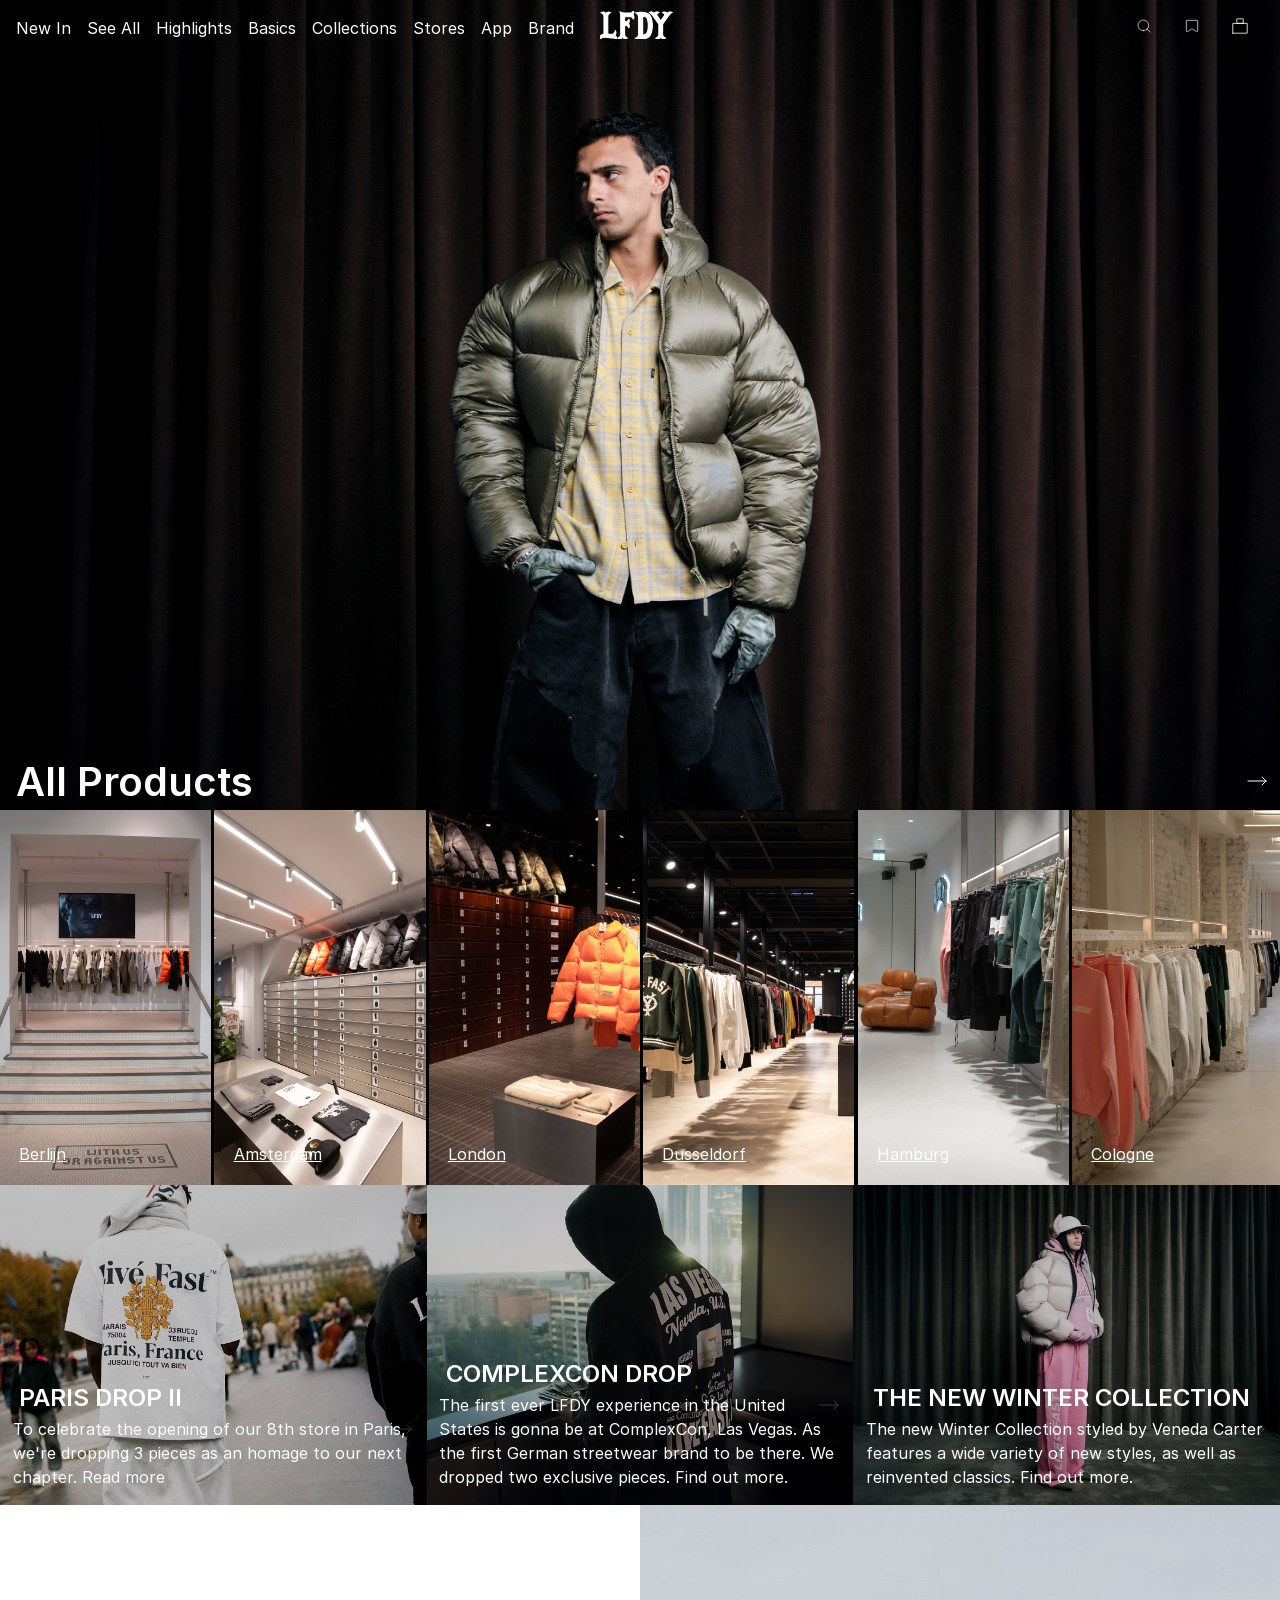
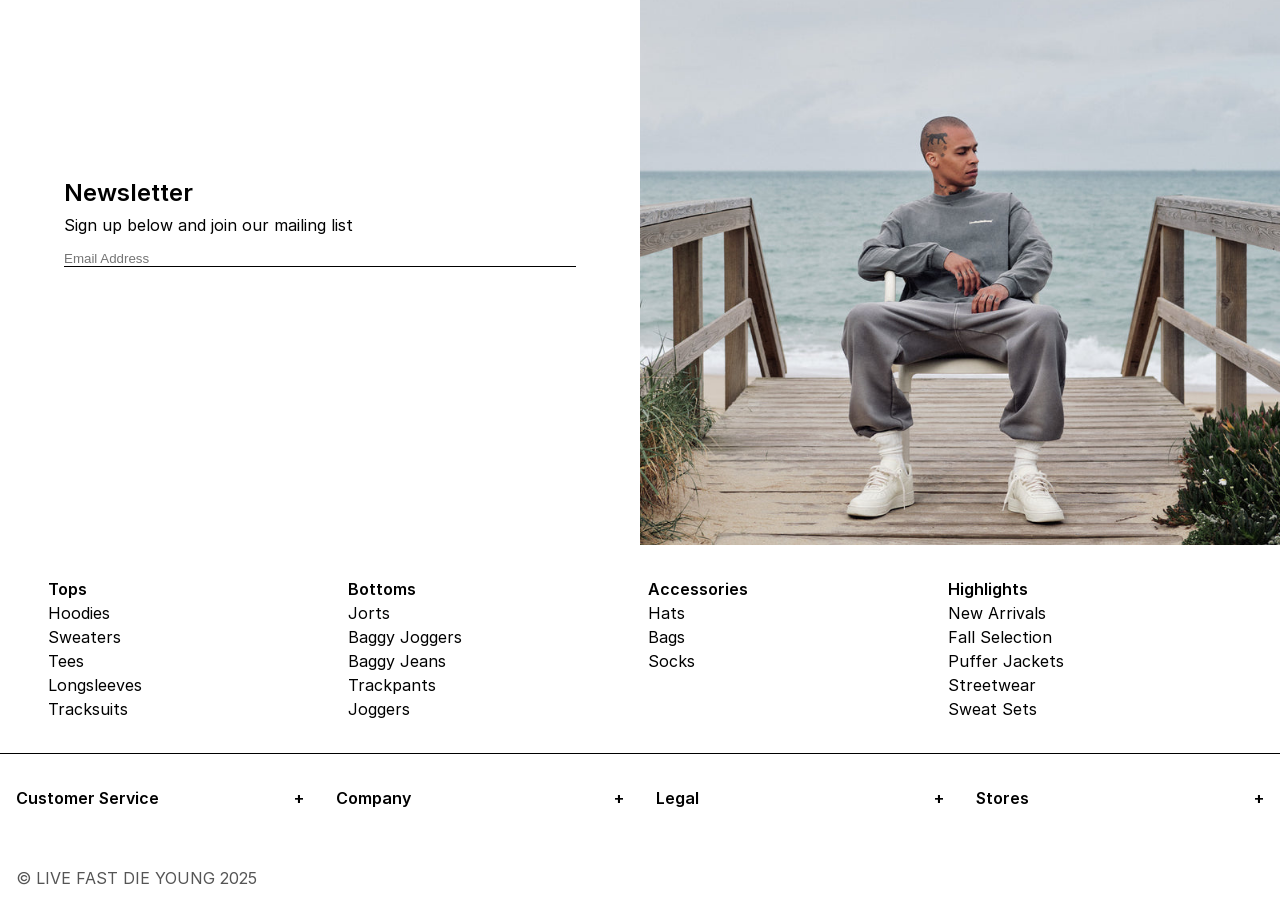
<file: index.html>
<!DOCTYPE html>
<html lang="en">

<head>
    <meta charset="UTF-8">
    <meta name="viewport" content="width=device-width, initial-scale=1.0">
    <title>LFDY</title>

    <link rel="stylesheet" href="styles/shared.css">
    <link rel="stylesheet" href="styles/index.css">
</head>

<body>
    <header>
        <nav aria-label="Hoofdmenu">
            <ul>
                <li>
                    <button aria-label="Open hoofdmenu" aria-expanded="false" aria-controls="hoofdmenu-lijst">
                        <img src="images/menu.svg" alt="Menu">
                    </button>
                </li>
                <li>
                    <a href="#" aria-label="Zoeken">
                        <svg width="24" height="24" viewBox="0 0 24 24" fill="none" xmlns="http://www.w3.org/2000/svg">
                            <path
                                d="M11 19C15.4183 19 19 15.4183 19 11C19 6.58172 15.4183 3 11 3C6.58172 3 3 6.58172 3 11C3 15.4183 6.58172 19 11 19Z"
                                stroke="#111111" stroke-linecap="round" stroke-linejoin="round"></path>
                            <path d="M21.0004 21L16.6504 16.65" stroke="#111111" stroke-linecap="square"
                                stroke-linejoin="round"></path>
                        </svg>
                    </a>
                </li>
                <li>
                    <a href="index.html" aria-label="LFDY logo">
                        <svg width="68" height="24" viewBox="0 0 68 24" fill="none" xmlns="http://www.w3.org/2000/svg">
                            <path
                                d="M30.4373 23.0704C30.8312 22.8254 31.2397 22.6009 31.6151 22.3307C32.1754 21.9273 32.6485 21.4403 32.7917 20.7258C32.8353 20.5083 32.8499 20.2808 32.8499 20.0581C32.8528 15.0409 32.826 10.0232 32.8691 5.00663C32.8807 3.65718 32.2982 2.77373 31.2042 2.13116C30.9459 1.97973 30.6834 1.8359 30.4169 1.61664C30.9092 1.52543 31.3986 1.40265 31.895 1.34828C33.771 1.14247 35.6512 1.17755 37.5261 1.35295C39.0757 1.49795 40.5398 1.90957 41.7129 3.01813C42.5195 3.77996 43.0414 4.73066 43.4197 5.76613C43.9475 7.20971 44.1901 8.71117 44.3531 10.2331C44.5317 11.8988 44.5014 13.5593 44.2809 15.2152C44.0574 16.8955 43.7316 18.5514 42.9425 20.0774C41.9969 21.9057 40.4845 22.9365 38.4839 23.2651C36.4455 23.5995 34.3943 23.6252 32.3413 23.4457C31.7018 23.3902 31.0686 23.2627 30.432 23.1686C30.4338 23.1358 30.4361 23.1031 30.4378 23.0704H30.4373ZM36.1836 4.40499V20.3843C36.7126 20.306 37.2194 20.2411 37.7222 20.1551C39.1182 19.9166 40.0493 19.1401 40.3885 17.7369C40.5823 16.9365 40.7685 16.1284 40.8715 15.3122C41.0024 14.2721 41.0979 13.2214 41.1101 12.1742C41.12 11.3323 41.0304 10.4816 40.8994 9.64783C40.7429 8.65328 40.5421 7.66049 40.2739 6.69109C40.0289 5.8053 39.447 5.16741 38.5561 4.84642C37.7932 4.57104 36.9989 4.4886 36.1842 4.40499H36.1836ZM42.1808 1.33834C43.3248 1.9733 44.2146 2.87839 44.9612 3.94426C46.6068 6.29292 48.2647 8.63282 49.9097 10.9815C49.9912 11.0978 50.0342 11.2668 50.0348 11.4112C50.0418 14.2463 50.0424 17.0809 50.0354 19.916C50.0348 20.1756 49.9964 20.4399 49.9365 20.693C49.7369 21.5356 49.1544 22.0817 48.4695 22.5377C48.2059 22.7131 47.9318 22.8727 47.6473 23.0487C49.1812 23.9141 50.4742 23.5252 51.6101 22.3483C53.0445 23.7673 54.3276 23.765 55.5764 23.0417C55.2906 22.864 55.0113 22.6932 54.7361 22.5172C53.6787 21.8425 53.1667 20.9047 53.1841 19.6166C53.2214 16.8897 53.1929 14.1616 53.2016 11.4334C53.2016 11.2721 53.2563 11.085 53.3476 10.9534C54.9403 8.67433 56.5254 6.39057 58.1525 4.13604C58.6605 3.43149 59.2552 2.78133 59.8697 2.16683C60.2398 1.79673 60.7257 1.54356 61.1615 1.2366C60.6657 0.978757 60.1414 0.791659 59.5659 0.78815C58.5918 0.782304 57.8778 1.32372 57.2179 1.94874C55.5577 0.640226 54.6249 0.477685 53.2377 1.25882C53.4885 1.40674 53.7346 1.54005 53.9685 1.69265C54.1792 1.83005 54.3916 1.97096 54.5761 2.13993C55.2453 2.75151 55.286 3.19879 54.7628 3.94484C53.9488 5.10661 53.1347 6.26895 52.32 7.43072C52.0936 7.75346 51.8644 8.07386 51.6165 8.4235C51.2365 7.88326 50.8798 7.37751 50.5242 6.87059C49.8376 5.89242 49.1497 4.91425 48.4648 3.93432C47.9434 3.18827 48.0016 2.71058 48.6836 2.10836C48.7488 2.05048 48.8163 1.99376 48.889 1.9464C49.2498 1.71195 49.6129 1.481 49.979 1.24654C48.4596 0.400507 47.1619 0.778795 46.0249 1.96336C44.5678 0.489378 43.2759 0.588189 42.0586 1.25473C42.1017 1.28396 42.1395 1.31378 42.1814 1.33717L42.1808 1.33834ZM17.3408 1.64179C17.6504 2.74099 17.6754 3.87176 17.6748 4.99961C17.6719 9.90976 17.6422 14.8205 17.6533 19.7307C17.6556 20.8205 17.2558 21.6519 16.3923 22.2758C16.0379 22.5319 15.6684 22.7669 15.2919 23.0212C16.8142 23.869 18.099 23.4814 19.2332 22.3161C20.7246 23.8071 22.0892 23.6621 23.1925 23.0019C22.9108 22.8213 22.6339 22.6459 22.3592 22.467C21.3315 21.7987 20.8003 20.8924 20.8224 19.6184C20.8643 17.2224 20.8346 14.8252 20.8346 12.4286V12.0012C21.4165 12.0836 21.9676 12.093 22.4744 12.2473C23.4317 12.5397 23.9519 13.3582 24.4954 14.1686C24.7957 13.6932 24.9708 13.2138 24.9615 12.6893C24.9464 11.8088 24.386 11.2224 23.7959 10.6658C25.3118 9.3666 25.1227 8.11245 24.468 7.15182C23.6749 8.5802 22.5704 9.45956 20.8532 9.2479V4.91015C20.8887 4.89612 20.9062 4.88267 20.9242 4.88267C22.5431 4.8739 24.1625 4.84058 25.7814 4.86806C26.67 4.88326 27.4038 5.28026 27.9159 6.03683C28.0689 6.26311 28.2202 6.49055 28.3692 6.71273C29.1594 5.44806 28.8545 4.31027 27.9799 3.26252C29.0459 1.68739 29.0931 1.18456 28.2871 0C28.2167 0.115182 28.162 0.229195 28.0852 0.325083C27.8443 0.627363 27.6249 0.956539 27.3421 1.2138C26.773 1.73124 26.0392 1.78445 25.3217 1.79439C23.7319 1.81544 22.141 1.81134 20.5512 1.79439C20.1287 1.78971 19.694 1.7482 19.2873 1.63886C18.5704 1.4465 17.8709 1.18866 17.1331 0.948353C17.2046 1.18398 17.278 1.41142 17.3431 1.64179H17.3408ZM6.5714 19.115C6.5714 14.3405 6.5714 9.56539 6.5714 4.79088C6.5714 4.59618 6.54347 4.39388 6.5842 4.20795C6.66392 3.84194 6.73957 3.46424 6.8961 3.12921C7.16785 2.54687 7.67877 2.17443 8.19842 1.82713C8.43409 1.66985 8.67966 1.52719 8.94792 1.36114C7.40469 0.52212 6.11402 0.876437 4.97114 2.07854C4.43521 1.53303 3.85795 1.09569 3.11951 0.943091C2.36244 0.786981 1.6723 1.00448 1.0031 1.34711C1.42266 1.63243 1.83581 1.88794 2.22162 2.18028C2.99847 2.76847 3.38486 3.55194 3.38311 4.54297C3.37555 9.42506 3.37962 14.3072 3.37962 19.1887C3.37962 19.2951 3.37962 19.4015 3.37962 19.5266C2.32404 19.7757 1.35457 20.1569 0.638825 21.0187C-0.080997 21.8864 -0.143261 23.2452 0.20763 24C0.756953 23.0639 1.23761 22.6915 2.36593 22.4465C3.83235 22.129 5.29934 22.3033 6.76226 22.4775C7.85684 22.6079 8.94559 22.792 10.0413 22.9131C10.7425 22.9903 11.4542 22.9692 12.156 23.0417C12.8374 23.1119 13.4874 23.2996 13.939 23.8883C14.3678 22.8248 13.7673 21.4905 12.586 20.8877C13.0172 20.3522 13.3832 19.7897 13.4752 19.0822C13.5665 18.3812 13.4566 17.727 13.1289 17.0686C13.0032 17.3025 12.9125 17.5089 12.7891 17.6936C12.4493 18.2011 12.1193 18.7186 11.7422 19.1974C11.3204 19.7324 10.7513 19.9903 10.0565 19.9265C9.40064 19.8657 8.74308 19.8207 8.08844 19.7494C7.58974 19.695 7.09395 19.6108 6.5714 19.5365V19.1167V19.115Z"
                                fill="#111111"></path>
                        </svg>
                    </a>
                </li>
                <li>
                    <a href="#" aria-label="Naar favorieten">
                        <svg width="24" height="24" viewBox="0 0 24 24" fill="none" xmlns="http://www.w3.org/2000/svg">
                            <path
                                d="M3.5 4.37058C3.5 3.93128 3.90429 3.5 4.5 3.5H19.5C20.0957 3.5 20.5 3.93128 20.5 4.37058V19.6271C20.5 19.9515 20.3058 20.231 19.9881 20.3864C19.6694 20.5422 19.2684 20.5478 18.9281 20.3405L13.0922 16.7856C12.4286 16.3814 11.5714 16.3814 10.9078 16.7856L5.07194 20.3405C4.73162 20.5478 4.33059 20.5422 4.01186 20.3864C3.69424 20.231 3.5 19.9515 3.5 19.6271V4.37058Z"
                                stroke="#111111"></path>
                        </svg>
                    </a>
                </li>
                <li>
                    <a href="#" aria-label="Naar winkelmand">
                        <svg xmlns="http://www.w3.org/2000/svg" width="20px" height="24" viewBox="0 0 20 20"
                            fill="none">
                            <path d="M1 19H19V6.72723H1V19Z" stroke="#111111" stroke-linecap="round"
                                stroke-linejoin="round"></path>
                            <path d="M14 6.72728V1H6V6.72728H14Z" stroke="#111111" stroke-linecap="round"
                                stroke-linejoin="round"></path>
                        </svg>
                    </a>
                </li>
            </ul>
            <ul id="hoofdmenu-lijst">
                <li>
                    <button type="button">sluit x</button>
                </li>
                <li><a href="#">New In</a></li>
                <li><a href="#">See All</a></li>
                <li><a href="#">Highlights</a></li>
                <li><a href="#">Basics</a></li>
                <li><a href="#">Collections</a></li>
                <li><a href="#">Stores</a></li>
                <li><a href="#">App</a></li>
                <li><a href="#">Brand</a></li>
            </ul>
        </nav>
    </header>
    <main>
        <h1 class="visually-hidden">LFDY</h1>
        <section>
            <ul>
                <li>
                    <h2>All Products</h2>
                </li>
                <li> <a href="product.html">
                        <img src="images/home.jpg" alt="Alle Producten">
                    </a>
                </li>
                <li>
                    <svg width="22" height="22" xmlns="http://www.w3.org/2000/svg" aria-hidden="true" focusable="false">
                        <path d="M17 8L21 12M21 12L17 16M21 12H3" stroke="white" stroke-linecap="round"
                            stroke-linejoin="round" />
                    </svg>
                </li>
            </ul>
        </section>
        <section>
            <h2 class="visually-hidden">Winkels</h2>
            <ul>
                <li>
                    <a href="#">
                        <h3>Berlijn</h3>
                        <img src="images/berlijn.jpg" alt="Winkel in Berlijn">
                    </a>
                </li>
                <li>
                    <a href="#">
                        <h3>Amsterdam</h3>
                        <img src="images/amsterdam.jpg" alt="Winkel in Amsterdam">
                    </a>
                </li>
                <li>
                    <a href="#">
                        <h3>London</h3>
                        <img src="images/london.jpg" alt="Winkel in London">
                    </a>
                </li>
                <li>
                    <a href="#">
                        <h3>Dusseldorf</h3>
                        <img src="images/dusseldorf.jpg" alt="Winkel in Dusseldorf">
                    </a>
                </li>
                <li>
                    <a href="#">
                        <h3>Hamburg</h3>
                        <img src="images/hamburg.jpg" alt="Winkel in Hamburg">
                    </a>
                </li>
                <li>
                    <a href="#">
                        <h3>Cologne</h3>
                        <img src="images/cologne.jpg" alt="Winkel in Cologne">
                    </a>
                </li>
            </ul>
        </section>
        <section>
            <article>
                <a href="#">
                    <h2>PARIS DROP II</h2>
                    <p>To celebrate the opening of our 8th store in Paris, we're dropping
                        3 pieces as an homage to our next chapter. Read more
                    </p>
                    <img src="images/parisdrop.jpg" alt="Nieuwe Parijs drop">
                    <svg width="22" height="22" xmlns="http://www.w3.org/2000/svg" aria-hidden="true" focusable="false">
                        <path d="M17 8L21 12M21 12L17 16M21 12H3" stroke="white" stroke-linecap="round"
                            stroke-linejoin="round" />
                    </svg>
                </a>
            </article>

            <article>
                <a href="#">
                    <h2>COMPLEXCON DROP</h2>
                    <p>The first ever LFDY experience in the United States is
                        gonna be at ComplexCon, Las Vegas. As the first German
                        streetwear brand to be there. We dropped two exclusive
                        pieces. Find out more.
                    </p>
                    <img src="images/complexcon.png" alt="ComplexCon Drop">
                    <svg width="22" height="22" xmlns="http://www.w3.org/2000/svg" aria-hidden="true" focusable="false">
                        <path d="M17 8L21 12M21 12L17 16M21 12H3" stroke="white" stroke-linecap="round"
                            stroke-linejoin="round" />
                    </svg>
                </a>
            </article>

            <article>
                <a href="#">
                    <h2>THE NEW WINTER COLLECTION</h2>
                    <p>The new Winter Collection styled by Veneda Carter features
                        a wide variety of new styles, as well as reinvented classics.
                        Find out more.
                    </p>
                    <img src="images/winter.png" alt="Nieuwe winter collectie">
                    <svg width="22" height="22" xmlns="http://www.w3.org/2000/svg" aria-hidden="true" focusable="false">
                        <path d="M17 8L21 12M21 12L17 16M21 12H3" stroke="white" stroke-linecap="round"
                            stroke-linejoin="round" />
                    </svg>
                </a>
            </article>
        </section>

        <section>
            <figure>
                <img src="images/piersmal.jpg" alt="Man wearing a grey LFDY outfit sitting by the sea">
                <figcaption>
                    <h2>Newsletter</h2>
                    <p>Sign up below and join our mailing list</p>

                    <form>
                        <label for="email" class="visually-hidden">Email Address</label>
                        <input id="email" type="email" placeholder="Email Address">
                    </form>
                </figcaption>
            </figure>
        </section>
        <!-- einde newsletter -->

        <!-- Productcategorieën -->
        <section>
            <h2 class="visually-hidden">Product categories</h2>

            <nav aria-label="Productcategorieën">
                <ul>
                    <li>
                        <h3>Tops</h3>
                        <ul>
                            <li><a href="#">Hoodies</a></li>
                            <li><a href="#">Sweaters</a></li>
                            <li><a href="#">Tees</a></li>
                            <li><a href="#">Longsleeves</a></li>
                            <li><a href="#">Tracksuits</a></li>
                        </ul>
                    </li>

                    <li>
                        <h3>Bottoms</h3>
                        <ul>
                            <li><a href="#">Jorts</a></li>
                            <li><a href="#">Baggy Joggers</a></li>
                            <li><a href="#">Baggy Jeans</a></li>
                            <li><a href="#">Trackpants</a></li>
                            <li><a href="#">Joggers</a></li>
                        </ul>
                    </li>

                    <li>
                        <h3>Accessories</h3>
                        <ul>
                            <li><a href="#">Hats</a></li>
                            <li><a href="#">Bags</a></li>
                            <li><a href="#">Socks</a></li>
                        </ul>
                    </li>

                    <li>
                        <h3>Highlights</h3>
                        <ul>
                            <li><a href="#">New Arrivals</a></li>
                            <li><a href="#">Fall Selection</a></li>
                            <li><a href="#">Puffer Jackets</a></li>
                            <li><a href="#">Streetwear</a></li>
                            <li><a href="#">Sweat Sets</a></li>
                        </ul>
                    </li>
                </ul>
            </nav>
        </section>
    </main>
    <footer>
        <section>
            <h2 class="visually-hidden">Footer</h2>

            <ul>
                <li>
                    <details>
                        <summary>Customer Service</summary>

                        <ul>
                            <li><a href="#">Support</a></li>
                            <li><a href="#">Retourneren</a></li>
                            <li><a href="#">Verzendvoorwaarden</a></li>
                            <li><a href="#">Bonuspunten</a></li>
                        </ul>
                    </details>
                </li>

                <li>
                    <details>
                        <summary>Company</summary>

                        <ul>
                            <li><a href="#">About</a></li>
                            <li><a href="#">Stores</a></li>
                            <li><a href="#">Jobs</a></li>
                            <li><a href="#">Social Responsibility</a></li>
                        </ul>
                    </details>
                </li>

                <li>
                    <details>
                        <summary>Legal</summary>

                        <ul>
                            <li><a href="#">Algemene Voorwaarden</a></li>
                            <li><a href="#">Opdruk</a></li>
                            <li><a href="#">Gegevensbescherming</a></li>
                            <li><a href="#">Cookie-instellingen</a></li>
                        </ul>
                    </details>
                </li>

                <li>
                    <details>
                        <summary>Stores</summary>

                        <ul>
                            <li><a href="#">Paris</a></li>
                            <li><a href="#">Amsterdam</a></li>
                            <li><a href="#">Berlin</a></li>
                            <li><a href="#">View all</a></li>
                        </ul>
                    </details>
                </li>
            </ul>

            <p>© LIVE FAST DIE YOUNG 2025</p>
        </section>
    </footer>

    <script src="javascript/script.js"></script>
</body>

</html>
</file>
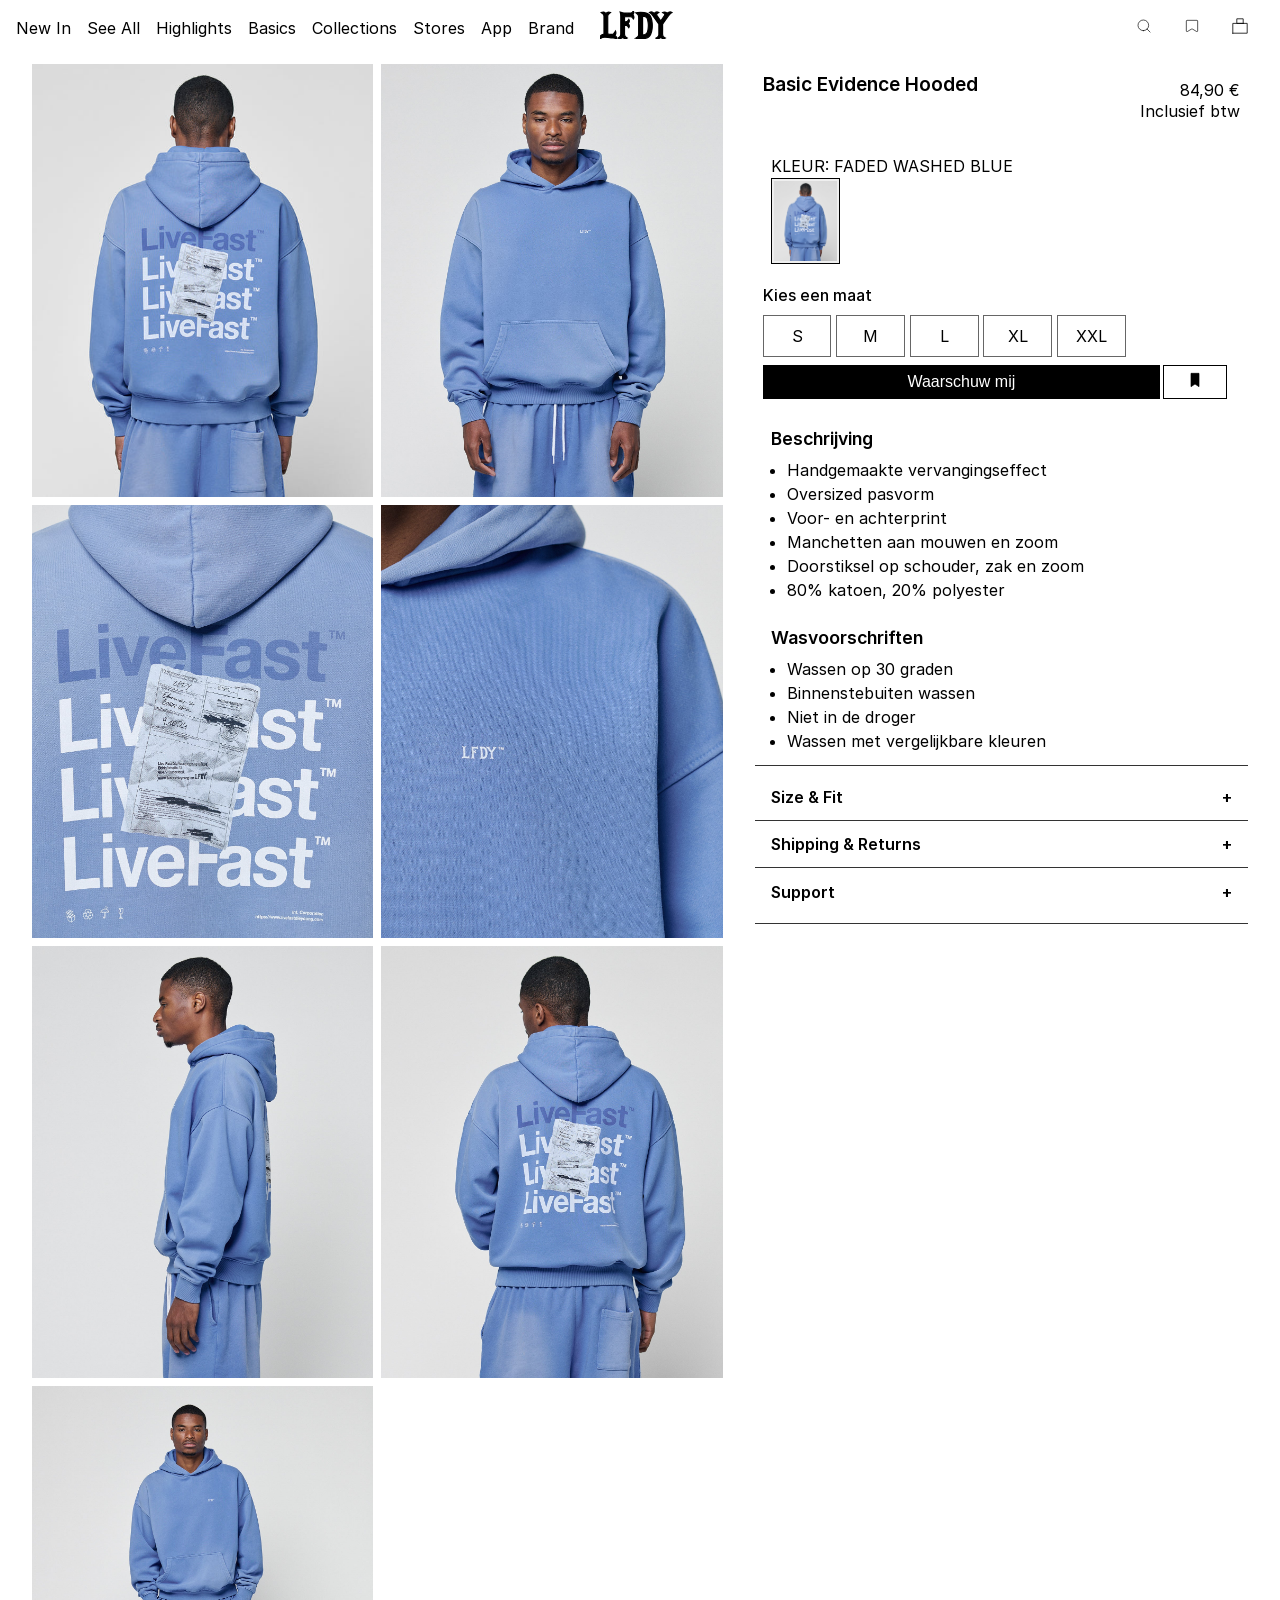
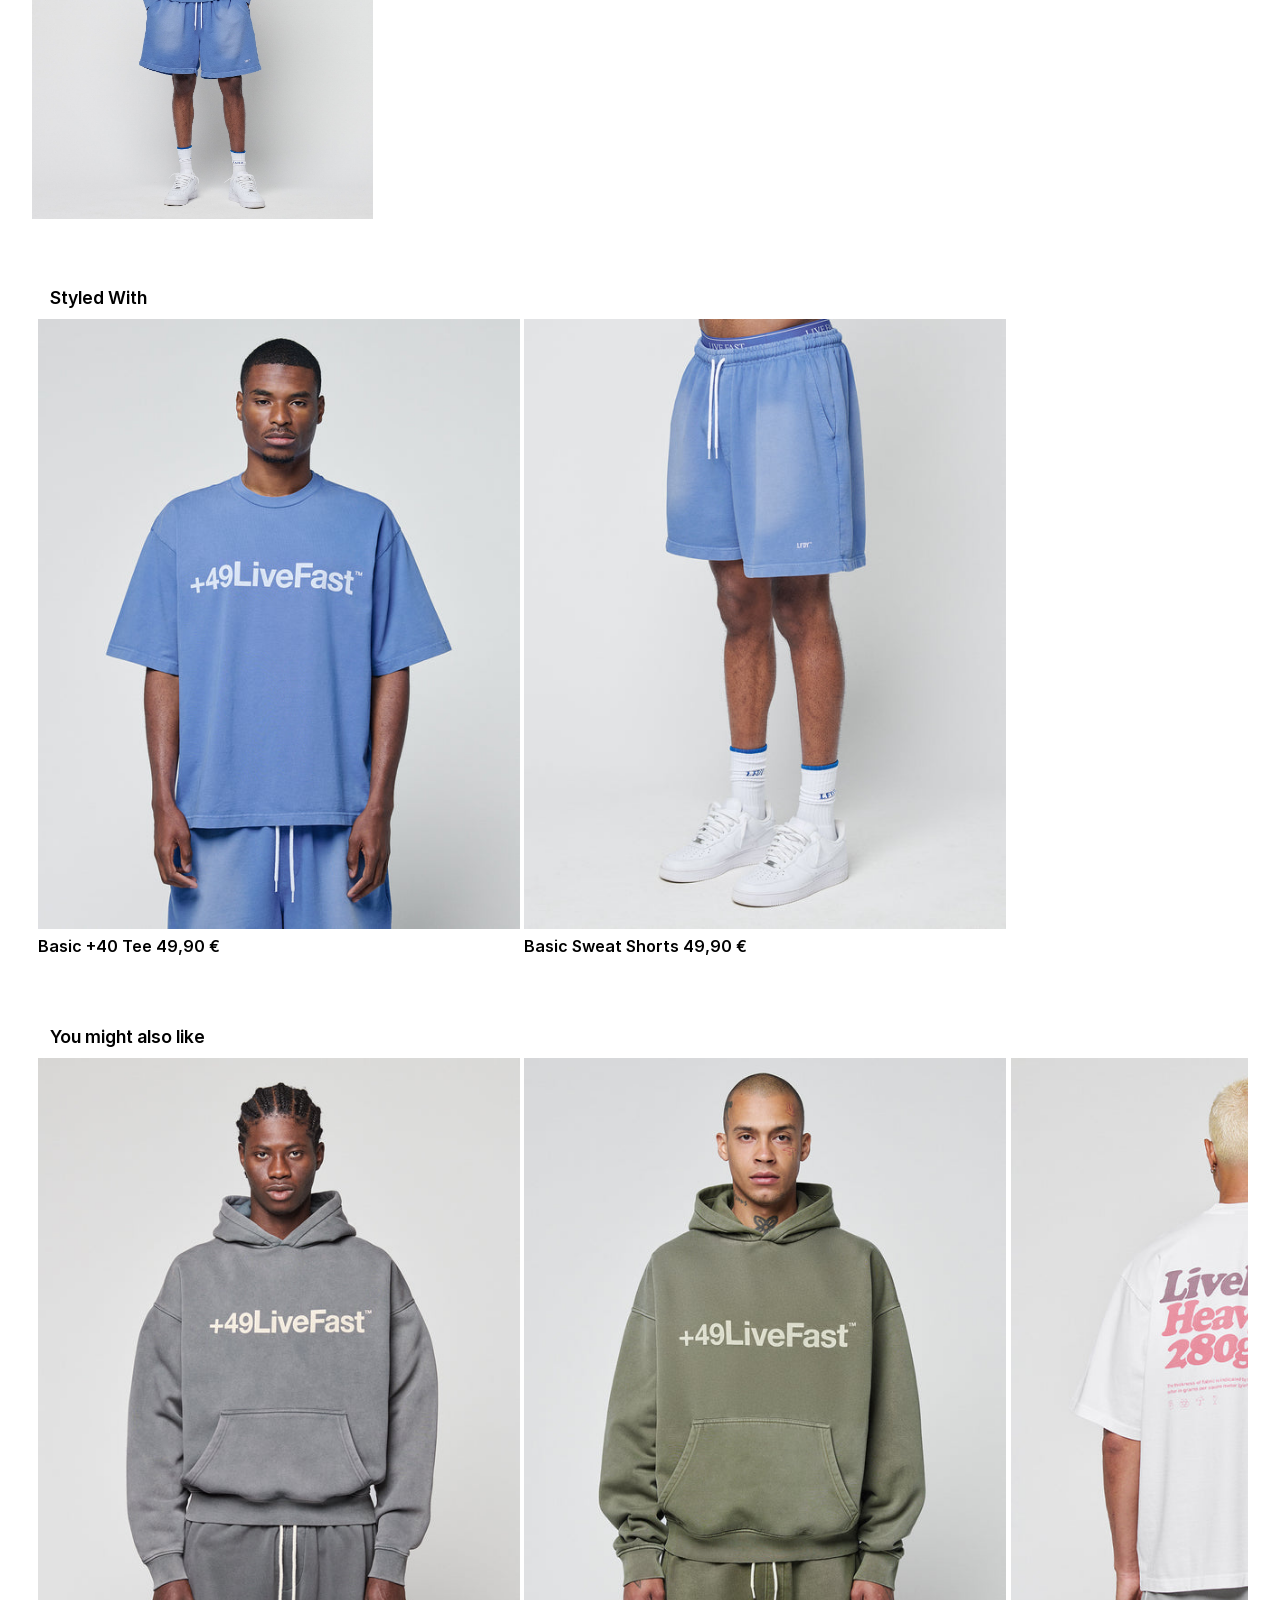
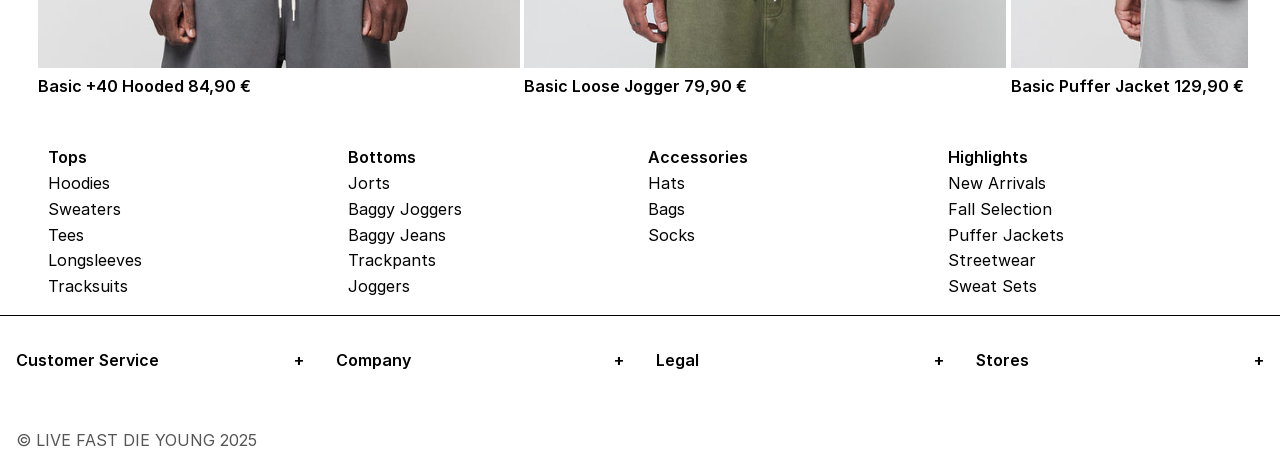
<file: product.html>
<!DOCTYPE html>
<html lang="en">

<head>
    <meta charset="UTF-8">
    <meta name="viewport" content="width=device-width, initial-scale=1.0">
    <title>PRODUCT-LFDY</title>

    <link rel="stylesheet" href="styles/shared.css">
    <link rel="stylesheet" href="styles/product.css">
</head>

<body>
    <header>
        <nav aria-label="Hoofd navigatie">
            <ul>
                <li>
                    <button aria-label="Open menu" aria-expanded="false">
                        <img src="images/menu.svg" alt="">
                    </button>
                </li>
                <li>
                    <a href="#" aria-label="Zoeken">
                        <svg width="24" height="24" viewBox="0 0 24 24" fill="none" xmlns="http://www.w3.org/2000/svg"
                            aria-hidden="true" focusable="false">
                            <path
                                d="M11 19C15.4183 19 19 15.4183 19 11C19 6.58172 15.4183 3 11 3C6.58172 3 3 6.58172 3 11C3 15.4183 6.58172 19 11 19Z"
                                stroke="#111111" stroke-linecap="round" stroke-linejoin="round"></path>
                            <path d="M21.0004 21L16.6504 16.65" stroke="#111111" stroke-linecap="square"
                                stroke-linejoin="round"></path>
                        </svg>
                    </a>
                </li>
                <li>
                    <a href="index.html" aria-label="Terug naar homepagina LFDY">
                        <svg width="68" height="24" viewBox="0 0 68 24" fill="none" xmlns="http://www.w3.org/2000/svg"
                            aria-hidden="true" focusable="false">
                            <path
                                d="M30.4373 23.0704C30.8312 22.8254 31.2397 22.6009 31.6151 22.3307C32.1754 21.9273 32.6485 21.4403 32.7917 20.7258C32.8353 20.5083 32.8499 20.2808 32.8499 20.0581C32.8528 15.0409 32.826 10.0232 32.8691 5.00663C32.8807 3.65718 32.2982 2.77373 31.2042 2.13116C30.9459 1.97973 30.6834 1.8359 30.4169 1.61664C30.9092 1.52543 31.3986 1.40265 31.895 1.34828C33.771 1.14247 35.6512 1.17755 37.5261 1.35295C39.0757 1.49795 40.5398 1.90957 41.7129 3.01813C42.5195 3.77996 43.0414 4.73066 43.4197 5.76613C43.9475 7.20971 44.1901 8.71117 44.3531 10.2331C44.5317 11.8988 44.5014 13.5593 44.2809 15.2152C44.0574 16.8955 43.7316 18.5514 42.9425 20.0774C41.9969 21.9057 40.4845 22.9365 38.4839 23.2651C36.4455 23.5995 34.3943 23.6252 32.3413 23.4457C31.7018 23.3902 31.0686 23.2627 30.432 23.1686C30.4338 23.1358 30.4361 23.1031 30.4378 23.0704H30.4373ZM36.1836 4.40499V20.3843C36.7126 20.306 37.2194 20.2411 37.7222 20.1551C39.1182 19.9166 40.0493 19.1401 40.3885 17.7369C40.5823 16.9365 40.7685 16.1284 40.8715 15.3122C41.0024 14.2721 41.0979 13.2214 41.1101 12.1742C41.12 11.3323 41.0304 10.4816 40.8994 9.64783C40.7429 8.65328 40.5421 7.66049 40.2739 6.69109C40.0289 5.8053 39.447 5.16741 38.5561 4.84642C37.7932 4.57104 36.9989 4.4886 36.1842 4.40499H36.1836ZM42.1808 1.33834C43.3248 1.9733 44.2146 2.87839 44.9612 3.94426C46.6068 6.29292 48.2647 8.63282 49.9097 10.9815C49.9912 11.0978 50.0342 11.2668 50.0348 11.4112C50.0418 14.2463 50.0424 17.0809 50.0354 19.916C50.0348 20.1756 49.9964 20.4399 49.9365 20.693C49.7369 21.5356 49.1544 22.0817 48.4695 22.5377C48.2059 22.7131 47.9318 22.8727 47.6473 23.0487C49.1812 23.9141 50.4742 23.5252 51.6101 22.3483C53.0445 23.7673 54.3276 23.765 55.5764 23.0417C55.2906 22.864 55.0113 22.6932 54.7361 22.5172C53.6787 21.8425 53.1667 20.9047 53.1841 19.6166C53.2214 16.8897 53.1929 14.1616 53.2016 11.4334C53.2016 11.2721 53.2563 11.085 53.3476 10.9534C54.9403 8.67433 56.5254 6.39057 58.1525 4.13604C58.6605 3.43149 59.2552 2.78133 59.8697 2.16683C60.2398 1.79673 60.7257 1.54356 61.1615 1.2366C60.6657 0.978757 60.1414 0.791659 59.5659 0.78815C58.5918 0.782304 57.8778 1.32372 57.2179 1.94874C55.5577 0.640226 54.6249 0.477685 53.2377 1.25882C53.4885 1.40674 53.7346 1.54005 53.9685 1.69265C54.1792 1.83005 54.3916 1.97096 54.5761 2.13993C55.2453 2.75151 55.286 3.19879 54.7628 3.94484C53.9488 5.10661 53.1347 6.26895 52.32 7.43072C52.0936 7.75346 51.8644 8.07386 51.6165 8.4235C51.2365 7.88326 50.8798 7.37751 50.5242 6.87059C49.8376 5.89242 49.1497 4.91425 48.4648 3.93432C47.9434 3.18827 48.0016 2.71058 48.6836 2.10836C48.7488 2.05048 48.8163 1.99376 48.889 1.9464C49.2498 1.71195 49.6129 1.481 49.979 1.24654C48.4596 0.400507 47.1619 0.778795 46.0249 1.96336C44.5678 0.489378 43.2759 0.588189 42.0586 1.25473C42.1017 1.28396 42.1395 1.31378 42.1814 1.33717L42.1808 1.33834ZM17.3408 1.64179C17.6504 2.74099 17.6754 3.87176 17.6748 4.99961C17.6719 9.90976 17.6422 14.8205 17.6533 19.7307C17.6556 20.8205 17.2558 21.6519 16.3923 22.2758C16.0379 22.5319 15.6684 22.7669 15.2919 23.0212C16.8142 23.869 18.099 23.4814 19.2332 22.3161C20.7246 23.8071 22.0892 23.6621 23.1925 23.0019C22.9108 22.8213 22.6339 22.6459 22.3592 22.467C21.3315 21.7987 20.8003 20.8924 20.8224 19.6184C20.8643 17.2224 20.8346 14.8252 20.8346 12.4286V12.0012C21.4165 12.0836 21.9676 12.093 22.4744 12.2473C23.4317 12.5397 23.9519 13.3582 24.4954 14.1686C24.7957 13.6932 24.9708 13.2138 24.9615 12.6893C24.9464 11.8088 24.386 11.2224 23.7959 10.6658C25.3118 9.3666 25.1227 8.11245 24.468 7.15182C23.6749 8.5802 22.5704 9.45956 20.8532 9.2479V4.91015C20.8887 4.89612 20.9062 4.88267 20.9242 4.88267C22.5431 4.8739 24.1625 4.84058 25.7814 4.86806C26.67 4.88326 27.4038 5.28026 27.9159 6.03683C28.0689 6.26311 28.2202 6.49055 28.3692 6.71273C29.1594 5.44806 28.8545 4.31027 27.9799 3.26252C29.0459 1.68739 29.0931 1.18456 28.2871 0C28.2167 0.115182 28.162 0.229195 28.0852 0.325083C27.8443 0.627363 27.6249 0.956539 27.3421 1.2138C26.773 1.73124 26.0392 1.78445 25.3217 1.79439C23.7319 1.81544 22.141 1.81134 20.5512 1.79439C20.1287 1.78971 19.694 1.7482 19.2873 1.63886C18.5704 1.4465 17.8709 1.18866 17.1331 0.948353C17.2046 1.18398 17.278 1.41142 17.3431 1.64179H17.3408ZM6.5714 19.115C6.5714 14.3405 6.5714 9.56539 6.5714 4.79088C6.5714 4.59618 6.54347 4.39388 6.5842 4.20795C6.66392 3.84194 6.73957 3.46424 6.8961 3.12921C7.16785 2.54687 7.67877 2.17443 8.19842 1.82713C8.43409 1.66985 8.67966 1.52719 8.94792 1.36114C7.40469 0.52212 6.11402 0.876437 4.97114 2.07854C4.43521 1.53303 3.85795 1.09569 3.11951 0.943091C2.36244 0.786981 1.6723 1.00448 1.0031 1.34711C1.42266 1.63243 1.83581 1.88794 2.22162 2.18028C2.99847 2.76847 3.38486 3.55194 3.38311 4.54297C3.37555 9.42506 3.37962 14.3072 3.37962 19.1887C3.37962 19.2951 3.37962 19.4015 3.37962 19.5266C2.32404 19.7757 1.35457 20.1569 0.638825 21.0187C-0.080997 21.8864 -0.143261 23.2452 0.20763 24C0.756953 23.0639 1.23761 22.6915 2.36593 22.4465C3.83235 22.129 5.29934 22.3033 6.76226 22.4775C7.85684 22.6079 8.94559 22.792 10.0413 22.9131C10.7425 22.9903 11.4542 22.9692 12.156 23.0417C12.8374 23.1119 13.4874 23.2996 13.939 23.8883C14.3678 22.8248 13.7673 21.4905 12.586 20.8877C13.0172 20.3522 13.3832 19.7897 13.4752 19.0822C13.5665 18.3812 13.4566 17.727 13.1289 17.0686C13.0032 17.3025 12.9125 17.5089 12.7891 17.6936C12.4493 18.2011 12.1193 18.7186 11.7422 19.1974C11.3204 19.7324 10.7513 19.9903 10.0565 19.9265C9.40064 19.8657 8.74308 19.8207 8.08844 19.7494C7.58974 19.695 7.09395 19.6108 6.5714 19.5365V19.1167V19.115Z"
                                fill="#111111"></path>
                        </svg>
                    </a>
                </li>
                <li>
                    <a href="#" aria-label="Naar favorieten">
                        <svg width="24" height="24" viewBox="0 0 24 24" fill="none" xmlns="http://www.w3.org/2000/svg"
                            aria-hidden="true" focusable="false">
                            <path
                                d="M3.5 4.37058C3.5 3.93128 3.90429 3.5 4.5 3.5H19.5C20.0957 3.5 20.5 3.93128 20.5 4.37058V19.6271C20.5 19.9515 20.3058 20.231 19.9881 20.3864C19.6694 20.5422 19.2684 20.5478 18.9281 20.3405L13.0922 16.7856C12.4286 16.3814 11.5714 16.3814 10.9078 16.7856L5.07194 20.3405C4.73162 20.5478 4.33059 20.5422 4.01186 20.3864C3.69424 20.231 3.5 19.9515 3.5 19.6271V4.37058Z"
                                stroke="#111111"></path>
                        </svg>
                    </a>
                </li>
                <li>
                    <a href="#" aria-label="Naar winkelmand">
                        <svg xmlns="http://www.w3.org/2000/svg" width="20px" height="24" viewBox="0 0 20 20" fill="none"
                            aria-hidden="true" focusable="false">
                            <path d="M1 19H19V6.72723H1V19Z" stroke="#111111" stroke-linecap="round"
                                stroke-linejoin="round"></path>
                            <path d="M14 6.72728V1H6V6.72728H14Z" stroke="#111111" stroke-linecap="round"
                                stroke-linejoin="round"></path>
                        </svg>
                    </a>
                </li>
            </ul>
            <ul>
                <li>
                    <button type="button">sluit x</button>
                </li>
                <li><a href="#">New In</a></li>
                <li><a href="#">See All</a></li>
                <li><a href="#">Highlights</a></li>
                <li><a href="#">Basics</a></li>
                <li><a href="#">Collections</a></li>
                <li><a href="#">Stores</a></li>
                <li><a href="#">App</a></li>
                <li><a href="#">Brand</a></li>
            </ul>
        </nav>
    </header>

    <main>
        <h1 class="visually-hidden">Productpagina LFDY</h1>

        <section>
            <h2 class="visually-hidden">Productafbeeldingen</h2>
            <ul>
                <li>
                    <figure>
                        <img src="images/product.jpg" alt="Basic Evidence Hooded vooraanzicht">
                        <figcaption>Model is 183 cm and 73 kg wearing size M</figcaption>
                    </figure>
                </li>
                <li>
                    <figure>
                        <img src="images/pvoor.jpg" alt="Basic Evidence Hooded front view">
                        <figcaption>Model is 183 cm and 73 kg wearing size M</figcaption>
                    </figure>
                </li>
                <li>
                    <figure>
                        <img src="images/plivery.jpg" alt="Basic Evidence Hooded zijaanzicht">
                        <figcaption>Model is 183 cm and 73 kg wearing size M</figcaption>
                    </figure>
                </li>
                <li>
                    <figure>
                        <img src="images/pzoom.jpg" alt="Basic Evidence Hooded detail view">
                        <figcaption>Model is 183 cm and 73 kg wearing size M</figcaption>
                    </figure>
                </li>
                <li>
                    <figure>
                        <img src="images/pzij.jpg" alt="Basic Evidence Hooded half zijaanzicht">
                        <figcaption>Model is 183 cm and 73 kg wearing size M</figcaption>
                    </figure>
                </li>
                <li>
                    <figure>
                        <img src="images/pachter.jpg" alt="Basic Evidence Hooded achteraanzicht">
                        <figcaption>Model is 183 cm and 73 kg wearing size M</figcaption>
                    </figure>
                </li>
                <li>
                    <figure>
                        <img src="images/pfit.jpg" alt="Basic Evidence Hooded volledige outfit">
                        <figcaption>Model is 183 cm and 73 kg wearing size M</figcaption>
                    </figure>
                </li>
            </ul>
        </section>

        <section>
            <h2 class="visually-hidden">Product informatie</h2>

            <section>
                <h2>Basic Evidence Hooded</h2>
                <p>84,90 €<br>Inclusief btw</p>
            </section>

            <section>
                <h3 class="visually-hidden">Kleur</h3>
                <p>Kleur: Faded Washed Blue</p>
                <ul>
                    <li>
                        <button type="button" aria-label="Kleur Faded Washed Blue geselecteerd">
                            <img src="images/product.jpg" alt="">
                        </button>
                    </li>
                </ul>
            </section>

            <section>
                <h3 class="visually-hidden">Maatselectie</h3>

                <form>
                    <fieldset>
                        <legend>Kies een maat</legend>

                        <input type="radio" id="s" name="maat">
                        <label for="s">S</label>

                        <input type="radio" id="m" name="maat">
                        <label for="m">M</label>

                        <input type="radio" id="l" name="maat">
                        <label for="l">L</label>

                        <input type="radio" id="xl" name="maat">
                        <label for="xl">XL</label>

                        <input type="radio" id="xxl" name="maat">
                        <label for="xxl">XXL</label>
                    </fieldset>
                </form>
            </section>

            <section>
                <h2 class="visually-hidden">Productacties</h2>
                <button type="button">Waarschuw mij</button>
                <button type="button" aria-label="Product opslaan in favorieten">
                    <svg width="22" height="22" viewBox="0 0 24 24" fill="none" stroke="#111" aria-hidden="true"
                        focusable="false">
                        <path d="M6 2h12v20l-6-4-6 4V2z" />
                    </svg>
                </button>
            </section>

            <section>
                <h2>Beschrijving</h2>
                <ul>
                    <li>Handgemaakte vervangingseffect</li>
                    <li>Oversized pasvorm</li>
                    <li>Voor- en achterprint</li>
                    <li>Manchetten aan mouwen en zoom</li>
                    <li>Doorstiksel op schouder, zak en zoom</li>
                    <li>80% katoen, 20% polyester</li>
                </ul>
            </section>

            <section>
                <h2>Wasvoorschriften</h2>
                <ul>
                    <li>Wassen op 30 graden</li>
                    <li>Binnenstebuiten wassen</li>
                    <li>Niet in de droger</li>
                    <li>Wassen met vergelijkbare kleuren</li>
                </ul>
            </section>

<section>
    <h2 class="visually-hidden">Productinformatie</h2>

    <details>
        <summary>Size &amp; Fit</summary>
        <p>The model is 180 cm and 75 kg wearing size M</p>
    </details>

    <details>
        <summary>Shipping &amp; Returns</summary>
        <p>Bekijk de website van LFDY voor informatie over levertijden, verzendkosten en retourneren.</p>
    </details>

    <details>
        <summary>Support</summary>
        <p>Heb je een vraag over een maat of bestelling? Neem contact op met de klantenservice van LFDY.</p>
    </details>
</section>

</section>


        <section>
            <h2>Styled With</h2>
            <ul>
                <li>
                    <a href="#">
                        <img src="images/styledwith1.jpg" alt="Basic +40 Tee">
                        <p>Basic +40 Tee 49,90 €</p>
                    </a>
                </li>

                <li>
                    <a href="#">
                        <img src="images/styledwith2.jpg" alt="Basic Sweat Shorts">
                        <p>Basic Sweat Shorts 49,90 €</p>
                    </a>
                </li>
            </ul>
        </section>

        <section>
            <h2>You might also like</h2>
            <ul>
                <li>
                    <a href="#">
                        <img src="images/also1.jpg" alt="Basic +40 Hooded">
                        <p>Basic +40 Hooded 84,90 €</p>
                    </a>
                </li>
                <li>
                    <a href="#">
                        <img src="images/also2.jpg" alt="Basic Loose Jogger">
                        <p>Basic Loose Jogger 79,90 €</p>
                    </a>
                </li>
                <li>
                    <a href="#">
                        <img src="images/also3.jpg" alt="Basic Puffer Jacket">
                        <p>Basic Puffer Jacket 129,90 €</p>
                    </a>
                </li>
                <li>
                    <a href="#">
                        <img src="images/also4.jpg" alt="Basic Puffer Jacket">
                        <p>Basic Puffer Jacket 129,90 €</p>
                    </a>
                </li>
            </ul>
        </section>

        <section>
            <h2 class="visually-hidden">Product categories</h2>

            <nav aria-label="Product categorie navigatie">
                <ul>
                    <li>
                        <h3>Tops</h3>
                        <ul>
                            <li><a href="#">Hoodies</a></li>
                            <li><a href="#">Sweaters</a></li>
                            <li><a href="#">Tees</a></li>
                            <li><a href="#">Longsleeves</a></li>
                            <li><a href="#">Tracksuits</a></li>
                        </ul>
                    </li>

                    <li>
                        <h3>Bottoms</h3>
                        <ul>
                            <li><a href="#">Jorts</a></li>
                            <li><a href="#">Baggy Joggers</a></li>
                            <li><a href="#">Baggy Jeans</a></li>
                            <li><a href="#">Trackpants</a></li>
                            <li><a href="#">Joggers</a></li>
                        </ul>
                    </li>

                    <li>
                        <h3>Accessories</h3>
                        <ul>
                            <li><a href="#">Hats</a></li>
                            <li><a href="#">Bags</a></li>
                            <li><a href="#">Socks</a></li>
                        </ul>
                    </li>

                    <li>
                        <h3>Highlights</h3>
                        <ul>
                            <li><a href="#">New Arrivals</a></li>
                            <li><a href="#">Fall Selection</a></li>
                            <li><a href="#">Puffer Jackets</a></li>
                            <li><a href="#">Streetwear</a></li>
                            <li><a href="#">Sweat Sets</a></li>
                        </ul>
                    </li>
                </ul>
            </nav>
        </section>
    </main>

    <footer>
        <section>
            <h2 class="visually-hidden">Footer</h2>

            <ul>
                <li>
                    <details>
                        <summary>Customer Service</summary>

                        <ul>
                            <li><a href="#">Support</a></li>
                            <li><a href="#">Retourneren</a></li>
                            <li><a href="#">Verzendvoorwaarden</a></li>
                            <li><a href="#">Bonuspunten</a></li>
                        </ul>
                    </details>
                </li>

                <li>
                    <details>
                        <summary>Company</summary>

                        <ul>
                            <li><a href="#">About</a></li>
                            <li><a href="#">Stores</a></li>
                            <li><a href="#">Jobs</a></li>
                            <li><a href="#">Social Responsibility</a></li>
                        </ul>
                    </details>
                </li>

                <li>
                    <details>
                        <summary>Legal</summary>

                        <ul>
                            <li><a href="#">Algemene Voorwaarden</a></li>
                            <li><a href="#">Opdruk</a></li>
                            <li><a href="#">Gegevensbescherming</a></li>
                            <li><a href="#">Cookie-instellingen</a></li>
                        </ul>
                    </details>
                </li>

                <li>
                    <details>
                        <summary>Stores</summary>

                        <ul>
                            <li><a href="#">Paris</a></li>
                            <li><a href="#">Amsterdam</a></li>
                            <li><a href="#">Berlin</a></li>
                            <li><a href="#">View all</a></li>
                        </ul>
                    </details>
                </li>
            </ul>

            <p>© LIVE FAST DIE YOUNG 2025</p>
        </section>
    </footer>

    <script src="javascript/script.js"></script>
</body>

</html>
</file>
<file: styles/shared.css>
/************************/
/* SECTION reset */
/************************/

/* alles op nul zetten */
* {
    margin: 0;
    padding: 0;
    box-sizing: border-box;
}


/************************/
/* SECTION font face */
/************************/

@font-face {
    font-family: "Inter";
    src: url("../fonts/Inter-4/web/Inter-Regular.woff2");
    font-weight: 400;
    font-style: normal;
    font-display: swap;
}

@font-face {
    font-family: "Inter";
    src: url("../fonts/Inter-4/web/Inter-Medium.woff2");
    font-weight: 500;
    font-style: normal;
    font-display: swap;
}

@font-face {
    font-family: "Inter";
    src: url("../fonts/Inter-4/web/Inter-SemiBold.woff2");
    font-weight: 600;
    font-style: normal;
    font-display: swap;
}


/* tekst verbergen maar wel leesbaar voor screenreader */
.visually-hidden {
    clip: rect(0 0 0 0);
    clip-path: inset(50%);
    height: 1px;
    overflow: hidden;
    position: absolute;
    white-space: nowrap;
    width: 1px;
}


/************************/
/* SECTION kleuren */
/************************/

:root {
    --background-dark: black;
    --background-light: white;

    --text-white: white;
    --text-black: black;

    --header-items: var(--text-white);
    --header-background: var(--background-dark);
}


/* Bron: ChatGPT (AI), uitleg over kleurvariabelen en advies over contrast in dark mode */
@media (prefers-color-scheme: dark) {

    :root {
        --background-dark: #000;
        --background-light: #111;

        --text-white: #fff;
        --text-black: #eee;

        --header-background: var(--background-dark);
        --header-items: var(--text-white);
    }
}


/************************/
/* SECTION basis */
/************************/

body {
    font-family: "Inter", Arial, sans-serif;
    background-color: var(--background-dark);
    color: var(--text-white);
    line-height: 1.5em;
    font-size: 1em;
}


/* ul zonder bolletjes */
ul {
    list-style: none;
}


/* links standaard wit en zonder underline */
a {
    color: var(--text-white);
    text-decoration: none;
}


/* svg basis grootte */
svg {
    width: 1em;
    height: 1em;
}


/************************/
/* SECTION header basis */
/************************/

/* header transparant en vast bovenaan */
header {
    background-color: transparent;

    position: fixed;
    top: 0;
    left: 0;
    right: 0;

    z-index: 20;
}


/* hamburger icoon grootte en wit maken */
header button img {
    width: 1.5em;
    height: 1.5em;
    filter: invert(1);
}


/* nav volle breedte */
header>nav {
    width: 100%;
}


/************************/
/* SECTION header eerste ul */
/************************/

/* iconen rij */
header>nav>ul:first-of-type {
    display: flex;
    align-items: center;

    padding: .75em 1em;
    gap: 1.5em;

    font-size: 1em;
}


/* hamburger knop zonder standaard styling */
header>nav>ul:first-of-type>li:first-of-type button {
    background: none;
    border: none;
    padding: 0;
    cursor: pointer;
}


/* volgorde items in header */
header nav ul:first-of-type li:nth-of-type(1) {
    order: 1;
}

header nav ul:first-of-type li:nth-of-type(2) {
    order: 2;
}

header nav ul:first-of-type li:nth-of-type(3) {
    order: 3;
    margin: 0 auto;
}

header nav ul:first-of-type li:nth-of-type(4) {
    order: 4;
}

header nav ul:first-of-type li:nth-of-type(5) {
    order: 5;
}


/* logo groter */
header nav ul:first-of-type li:nth-of-type(3) svg {
    width: 5em;
    height: auto;
}


/* svg lijnen wit */
header nav svg path {
    stroke: var(--text-white);
    fill: none;
}


/* specifieke svg vullen wit */
header nav ul:first-of-type>li:first-of-type svg path,
header nav ul:first-of-type>li:nth-of-type(3) svg path {
    fill: var(--text-white);
}


/************************/
/* SECTION menu tweede ul */
/************************/

/* Bron: shooft (CodePen), basis voor het hamburgermenu: https://codepen.io/shooft/pen/myepoJo */
/* Bron: ChatGPT (AI), uitleg over inset, translate en de schuifanimatie */
/* menu scherm full screen en uit beeld */
header>nav>ul:nth-of-type(2) {
    position: fixed;
    inset: 0;

    background: var(--background-dark);
    color: var(--text-white);

    /* menu mag niet doorscrollen */
    overflow: hidden;

    /* ruimte boven voor header */
    padding: 5em 2em 2em;

    /* items onder elkaar */
    display: flex;
    flex-direction: column;
    gap: 1.5em;

    font-size: 1.2em;

    /* ChatGPT hielp met visibility in de drie menustanden voor toetsenbordgebruik. */
    /* standaard dicht */
    visibility: hidden;
    translate: -100% 0;
    transition: translate .3s ease;
}


/* menu open class */
header>nav>ul:nth-of-type(2).toonMenu {
    visibility: visible;
    translate: 0 0;
}


/* alleen als menu open is lijnen en pijltje */
header>nav>ul:nth-of-type(2).toonMenu>li:not(:first-of-type) {
    display: flex;
    justify-content: space-between;
    align-items: center;

    padding: .1em 0;

    border-bottom: .006em solid currentColor;
}


/* pijltje rechts alleen als menu open is */
header>nav>ul:nth-of-type(2).toonMenu>li:not(:first-of-type)::after {
    content: "›";
    font-size: 1em;
}


/* sluit knop rechtsboven */
header>nav>ul:nth-of-type(2)>li:first-of-type {
    align-self: flex-end;
}


/* sluit knop styling */
header>nav>ul:nth-of-type(2)>li:first-of-type button {
    background: none;

    border: 1px solid var(--text-white);
    color: var(--text-white);

    padding: .3em .7em;

    cursor: pointer;
    font-size: 1em;
}


/* Bron: ChatGPT (AI), feedback over scrollen met een geopend menu op een laag scherm */
/* pagina niet scrollen als menu open is */
body.menu-open {
    overflow: hidden;
}


/************************/
/* SECTION footer basis */
/************************/

footer {
    background: var(--background-light);
    color: var(--text-black);
    border-top: 1px solid var(--text-black);
}


/* padding footer */
footer section {
    padding: 0 1em;
}


/* rijen met lijn onder */
footer section>ul>li {
    border-bottom: 1px solid var(--text-black);
    padding: .8em 0;
}


/* titel van dropdown */
footer summary {
    display: flex;
    justify-content: space-between;
    align-items: center;

    font-size: 1em;
    font-weight: 500;

    cursor: pointer;
    list-style: none;
}


/* Bron: ChatGPT (AI), uitleg over het standaardpijltje en de plus en min bij uitklappers */
/* standaard details pijltje verbergen */
footer summary::-webkit-details-marker {
    display: none;
}


/* plus teken */
footer summary::after {
    content: "+";
}


/* min teken als details open staat */
footer details[open] summary::after {
    content: "−";
}


/* ruimte boven submenu */
footer details ul {
    margin-top: .4em;
}


/* submenu linkjes */
footer details ul li {
    padding: .3em 0;
    font-size: 1em;
}


/* links in footer */
footer details ul a {
    color: var(--text-black);
}


/************************/
/* SECTION copyright */
/************************/

footer p {
    font-size: 1em;
    padding: 1.5em 0;

    text-transform: uppercase;
    color: #555;
}


/********************************/
/* SECTION tablet en desktop */
/********************************/

@media (min-width: 768px) {


    /************/
    /* HEADER */
    /************/

    /* header layout naast elkaar */
    header>nav {
        display: flex;
        align-items: center;
    }


    /* iconen rechts zetten */
    header>nav>ul:first-of-type {
        order: 2;

        padding: 1em 2em;
        gap: 2em;

        margin-left: auto;

        font-size: 1em;
    }


    /* hamburger verbergen op desktop */
    header nav ul:first-of-type li:first-of-type {
        display: none;
    }


    /* zoek icoon reset margin */
    header nav ul:first-of-type li:nth-of-type(2) {
        margin-left: 0;
    }


    /* Bron: ChatGPT (AI), hulp om de desktopnavigatie vanaf 768 px zichtbaar te houden */
    /* menu wordt normale nav balk */
    header>nav>ul:nth-of-type(2) {
        order: 1;

        position: static;
        inset: auto;

        visibility: visible;
        translate: 0 0;

        padding: 0;
        margin: 1em;

        background: none;

        display: flex;
        flex-direction: row;
        align-items: center;
        gap: 1em;

        font-size: 1em;
    }


    /* sluit knop verbergen op desktop */
    header>nav>ul:nth-of-type(2)>li:first-of-type {
        display: none;
    }


    /************/
    /* FOOTER */
    /************/

    /* footer in vier kolommen */
    footer section>ul {
        display: grid;
        grid-template-columns: repeat(4, 1fr);

        gap: 2em;
        padding: 2em 0;
    }


    /* geen lijnen meer op desktop */
    footer section>ul>li {
        border: none;
        padding: 0;
    }


    /* titel iets dikker */
    footer summary {
        font-size: 1em;
        font-weight: 600;
    }
}


/************************/
/* SECTION grote desktop */
/************************/

@media (min-width: 1200px) {

    /* Bron: ChatGPT (AI), review van de logopositie bij de overgang naar brede schermen */
    /* logo in midden */
    header>nav {
        position: relative;
    }


    header nav ul:first-of-type li:nth-of-type(3) {
        position: absolute;
        left: 50%;

        transform: translateX(-50%);
    }
}


/************************/
/* SECTION focus states */
/************************/

/* Bron: ChatGPT (AI), uitleg over de standaardfocusrand en :focus-visible */
/* focus outline weghalen */
:focus {
    outline: none;
}


/* focus ring voor toetsenbord gebruikers */
a:focus-visible,
button:focus-visible,
input:focus-visible,
summary:focus-visible {
    outline: .15em solid var(--text-white);
    outline-offset: .15em;
}


/* focus ring zwart op lichte blokken */
footer a:focus-visible,
footer summary:focus-visible,
main>section:nth-of-type(5) a:focus-visible,
main>section:last-of-type a:focus-visible,
main>section:nth-of-type(2) button:focus-visible,
main>section:nth-of-type(4) button:focus-visible {
    outline-color: var(--text-black);
}

/* ChatGPT hielp om de toetsenbordfocus binnen de klikbare foto zichtbaar te maken. */
main a:focus-visible img {
    outline: 3px solid white;
    outline-offset: -5px;
}
</file>
<file: styles/index.css>
/************************/
/* SECTION 1 hero */
/************************/

main > section:first-of-type ul {
    display: grid;
    grid-template-columns: 1fr auto;
    grid-auto-rows: minmax(16em, 70vh);

    width: 100%;
}

/* afbeelding over hele breedte */
main > section:first-of-type li:nth-of-type(2) {
    grid-column: 1 / -1;
    grid-row: 1 / 2;
}

/* afbeelding schalen */
main > section:first-of-type img {
    display: block;

    width: 100%;
    height: 100%;

    object-fit: cover;
}

/* titel linksonder */
main > section:first-of-type li:nth-of-type(1) {
    grid-column: 1 / 2;
    grid-row: 1 / 2;

    align-self: end;
    justify-self: start;

    margin: 0 0 1em 1em;

    z-index: 1;
}

/* titel styling */
main > section:first-of-type h2 {
    font-size: 1.5em;
    font-weight: 600;
}

/* pijltje rechtsonder */
main > section:first-of-type li:nth-of-type(3) {
    grid-column: 2 / 3;
    grid-row: 1 / 2;

    align-self: end;
    justify-self: end;

    margin: 0 .7em .7em 0;
}

/* pijltje grootte */
main > section:first-of-type svg {
    width: 1.5em;
    height: 1.5em;
}

/* pijltje wit */
main > section:first-of-type svg path {
    stroke: var(--text-white);
}


/************************/
/* SECTION 2 winkels */
/************************/

main > section:nth-of-type(2) ul {
    display: flex;

    overflow-x: auto;
    scroll-snap-type: x mandatory;

    gap: .1em;
}

/* kaart breedte */
main > section:nth-of-type(2) li {
    flex: 0 0 30%;
    scroll-snap-align: start;
}

/* afbeelding schalen */
main > section:nth-of-type(2) img {
    display: block;

    width: 100%;
    height: auto;
}

/* link als basis voor tekst over afbeelding */
main > section:nth-of-type(2) li a {
    position: relative;
}

/* titel onderin afbeelding */
main > section:nth-of-type(2) h3 {
    position: absolute;
    left: .5em;
    bottom: .5em;

    margin: 0;

    font-size: .7em;
    font-weight: 400;

    color: var(--text-white);
    text-decoration: underline;
}


/************************/
/* SECTION 3 drops */
/************************/

main > section:nth-of-type(3) > article a {
    display: grid;
    grid-template-rows: 1fr auto auto;
}

/* afbeelding als achtergrond */
main > section:nth-of-type(3) > article img {
    grid-row: 1 / 4;
    grid-column: 1 / -1;

    display: block;
    width: 100%;

    opacity: .8;
}

/* titel over afbeelding */
main > section:nth-of-type(3) > article h2 {
    grid-row: 2 / 3;
    grid-column: 1 / -1;

    align-self: end;

    margin: 0 .8em .3em;

    z-index: 1;
}

/* tekst onder titel */
main > section:nth-of-type(3) > article p {
    grid-row: 3 / 4;
    grid-column: 1 / -1;

    margin: 0 .8em 1em;

    z-index: 1;
}

/* pijltje */
main > section:nth-of-type(3) > article svg {
    grid-row: 3 / 4;
    grid-column: 1 / -1;

    justify-self: end;

    margin: 0 .8em .8em 0;

    width: 1.5em;
    height: 1.5em;
}


/************************/
/* SECTION 4 newsletter */
/************************/

main > section:nth-of-type(4) figure {
    display: grid;
    grid-template-rows: 1fr auto auto auto;

    max-height: 90vh;

    overflow: hidden;
}

/* afbeelding */
main > section:nth-of-type(4) figure img {
    grid-row: 1 / -1;
    grid-column: 1 / -1;

    display: block;

    width: 100%;
    height: 100%;

    object-fit: cover;
}

/* tekst over afbeelding */
main > section:nth-of-type(4) figure figcaption {
    grid-row: 2 / -1;
    grid-column: 1 / -1;

    padding: 0 1em 1.5em;

    display: grid;
    gap: .5em;
}

/* formulier */
main > section:nth-of-type(4) figure input {
    width: 100%;

    border: none;
    border-bottom: 1px solid var(--text-white);

    background: transparent;
}


/************************/
/* SECTION 5 categorieën */
/************************/

main > section:nth-of-type(5) {
    background-color: var(--background-light);
    color: var(--text-black);

    padding: 1em;
}

/* categorie layout */
main > section:nth-of-type(5) > nav > ul {
    display: flex;
    flex-wrap: wrap;

    gap: 1em;
}

/* twee categorieën per rij */
main > section:nth-of-type(5) > nav > ul > li {
    flex: 1 1 45%;
}

/* titels */
main > section:nth-of-type(5) h3 {
    font-size: 1em;
    font-weight: 600;
}

/* links zwart */
main > section:nth-of-type(5) a {
    color: var(--text-black);
}


/********************************/
/* SECTION tablet en desktop */
/********************************/

@media (min-width: 768px) {

    /********/
    /* HERO */
    /********/

    main > section:first-of-type ul {
        grid-auto-rows: minmax(24em, 90vh);
    }

    main > section:first-of-type h2 {
        font-size: 2.5em;
    }


    /***********/
    /* WINKELS */
    /***********/

    main > section:nth-of-type(2) li {
        flex: 0 0 22%;
    }

    main > section:nth-of-type(2) ul {
        gap: .2em;
    }

    main > section:nth-of-type(2) h3 {
        font-size: .9em;

        left: 1em;
        bottom: 1em;
    }


    /*********/
    /* DROPS */
    /*********/

    main > section:nth-of-type(3) {
        display: flex;
        flex-wrap: wrap;
    }

    main > section:nth-of-type(3) article {
        flex: 1 1 45%;
    }


    /**************/
    /* CATEGORIEËN */
    /**************/

    main > section:nth-of-type(5) {
        padding: 2em 3em;
    }
}


/************************/
/* SECTION newsletter desktop */
/************************/

@media (min-width: 1024px) {

    main > section:nth-of-type(4) {
        background: var(--background-light);
    }

    /* twee gelijke kolommen */
    main > section:nth-of-type(4) figure {
        grid-template-columns: 1fr 1fr;
        grid-template-rows: 40em;

        max-height: none;
    }

    /* foto rechts */
    main > section:nth-of-type(4) figure img {
        grid-column: 2;
        grid-row: 1;
    }

    /* nieuwsbrief links */
    main > section:nth-of-type(4) figure figcaption {
        grid-column: 1;
        grid-row: 1;

        align-content: center;

        color: var(--text-black);

        padding: 4em;
    }

    /* donkere lijn op witte achtergrond */
    main > section:nth-of-type(4) figure input {
        border-bottom-color: var(--text-black);
    }
}


/************************/
/* SECTION grote desktop */
/************************/

@media (min-width: 1200px) {

    /***********/
    /* WINKELS */
    /***********/

    main > section:nth-of-type(2) li {
        flex: 0 0 16.5%;
    }

    main > section:nth-of-type(2) h3 {
        font-size: 1em;

        left: 1.2em;
        bottom: 1.2em;
    }


    /*********/
    /* DROPS */
    /*********/

    main > section:nth-of-type(3) article {
        flex: 1 1 30%;
    }


    /**************/
    /* CATEGORIEËN */
    /**************/

    main > section:nth-of-type(5) > nav > ul > li {
        flex: 1 1 22%;
    }
}
</file>
<file: styles/product.css>
/************************/
/* SECTION basis */
/************************/

body {
    background-color: var(--background-light);
    color: var(--text-black);
    font-size: 1em;
}


/************************/
/* SECTION header */
/************************/

body > header {
    background-color: var(--background-light);
}

/* iconen in header zwart */
body > header nav svg path {
    stroke: var(--text-black);
    fill: none;
}

/* logo zwart en gevuld */
body > header nav ul:first-of-type li:nth-of-type(3) svg path {
    fill: var(--text-black);
    stroke: var(--text-black);
}

/* hamburger icoon normaal houden */
body > header button img {
    filter: none;
}

/* Bron: ChatGPT (AI), hulp bij het contrast van het hamburgericoon in dark mode */
@media (prefers-color-scheme: dark) {
    body > header button img {
        filter: invert(1);
    }
}

/* menu kleuren */
body > header nav ul:nth-of-type(2) {
    background-color: var(--background-light);
    color: var(--text-black);
}

/* links in menu zwart */
body > header nav ul:nth-of-type(2) a {
    color: var(--text-black);
}

/* sluit knop zwart */
body > header nav ul:nth-of-type(2) > li:first-of-type button {
    color: var(--text-black);
    border-color: var(--text-black);
}


/************************/
/* SECTION 1 carousel foto's */
/************************/

/* ruimte maken voor vaste header */
body > main {
    margin-top: 4em;
}

/* Bron: shooft (CodePen), inspiratie voor de mobiele fotocarrousel: https://codepen.io/shooft/pen/QwjQGZe */
main > section:first-of-type ul {
    list-style: none;
    margin: 0;
    padding: 0;

    display: flex;
    flex-wrap: nowrap;

    overflow-x: auto;
    scroll-snap-type: x mandatory;
}

/* Bron: ChatGPT (AI), uitleg over scroll-snap en het uitlijnen van de productfoto’s */
/* elke slide hele breedte */
main > section:first-of-type li {
    flex: 0 0 100%;
    scroll-snap-align: center;
}

/* figuur als container */
main > section:first-of-type figure {
    margin: 0;
    position: relative;
}

/* afbeelding schaalt mee */
main > section:first-of-type img {
    display: block;
    width: 100%;
}

/* Bron: ChatGPT (AI), uitleg over relative en absolute positionering van de foto-onderschriften */
/* caption onderin op foto */
main > section:first-of-type figcaption {
    position: absolute;
    left: 0;
    right: 0;
    bottom: 0;

    margin: 0;
    padding: .5em 1em;

    font-size: 1em;

    background-color: var(--background-light);
    opacity: .8;

    color: var(--text-black);
    text-align: center;
}


/************************/
/* SECTION 2 product info */
/************************/

main > section:nth-of-type(2) {
    display: block;
}

/* titel en prijs op een rij */
main > section:nth-of-type(2) > section:first-of-type {
    color: var(--text-black);

    display: flex;
    justify-content: space-between;
    align-items: flex-start;

    gap: .5em;
    padding: .5em;
}

/* titel styling */
main > section:nth-of-type(2) > section:first-of-type h2 {
    font-size: 1.2em;
}

/* prijs rechts uitlijnen */
main > section:nth-of-type(2) > section:first-of-type p {
    margin: 0;
    padding: .5em 0;

    font-size: 1em;
    text-align: right;
    line-height: 1.3;
}


/************************/
/* SECTION kleur kiezen */
/************************/

main > section:nth-of-type(2) > section:nth-of-type(2) {
    padding: 1em;
    font-size: 1em;
}

/* kleur label hoofdletters */
main > section:nth-of-type(2) > section:nth-of-type(2) p {
    text-transform: uppercase;
}

/* kleur opties naast elkaar */
main > section:nth-of-type(2) > section:nth-of-type(2) ul {
    list-style: none;
    margin: 0;
    padding: 0;

    display: flex;
    gap: .5em;
}

/* kleur knop rand */
main > section:nth-of-type(2) > section:nth-of-type(2) button {
    border: 1px solid var(--text-black);
    padding: .15em;
    cursor: pointer;
}

/* kleur thumbnail */
main > section:nth-of-type(2) > section:nth-of-type(2) img {
    display: block;

    width: auto;
    height: 6em;

    object-fit: cover;
}


/************************/
/* SECTION maten */
/************************/

main > section:nth-of-type(2) > section:nth-of-type(3) {
    padding: 0 1em .5em .5em;
}

/* rand fieldset weghalen */
main > section:nth-of-type(2) > section:nth-of-type(3) fieldset {
    border: none;

    display: flex;
    flex-wrap: wrap;
    gap: .3em;
}

/* titel boven de maten */
main > section:nth-of-type(2) > section:nth-of-type(3) legend {
    width: 100%;
    margin-bottom: .5em;

    font-size: 1em;
    font-weight: 500;
}

/* radio knop onzichtbaar maken */
main > section:nth-of-type(2) > section:nth-of-type(3) input {
    position: absolute;
    opacity: 0;
}

/* label ziet eruit als maatknop */
main > section:nth-of-type(2) > section:nth-of-type(3) label {
    min-width: 4.3em;
    min-height: 2.5em;

    padding: .5em;

    border: 1px solid #666;

    text-align: center;
    cursor: pointer;
}

/* Bron: ChatGPT (AI), uitleg over input:checked + label voor de geselecteerde maat */
/* geselecteerde maat */
main > section:nth-of-type(2) > section:nth-of-type(3) input:checked + label {
    background-color: var(--background-dark);
    color: var(--text-white);
}

/* Bron: ChatGPT (AI), uitleg over toetsenbordfocus en navigeren met pijltjestoetsen binnen de maatgroep */
/* focus met toetsenbord */
main > section:nth-of-type(2) > section:nth-of-type(3) input:focus-visible + label {
    outline: .15em solid var(--text-black);
    outline-offset: .15em;
}


/************************/
/* SECTION acties */
/************************/

main > section:nth-of-type(2) > section:nth-of-type(4) {
    padding: 0 1.3em 1em .5em;

    display: flex;
    gap: .2em;
    align-items: stretch;
}

/* waarschuw knop breed */
main > section:nth-of-type(2) > section:nth-of-type(4) button:first-of-type {
    flex: 1;

    padding: .5em 0;

    background: var(--background-dark);
    color: var(--text-white);

    border: none;
    font-size: 1em;
}

/* opslaan knop smal */
main > section:nth-of-type(2) > section:nth-of-type(4) button:last-of-type {
    padding: 0 1em;

    background: none;

    border: 1px solid var(--text-black);

    min-width: 4em;
    font-size: 1em;
}

/* bookmark icoon zwart */
main > section:nth-of-type(2) > section:nth-of-type(4) svg path {
    stroke: var(--text-black);
    fill: var(--text-black);
}


/************************/
/* SECTION beschrijving */
/************************/

main > section:nth-of-type(2) > section:nth-of-type(5) {
    padding: .75em 1em;
    font-size: 1em;
}

/* beschrijving titel */
main > section:nth-of-type(2) > section:nth-of-type(5) h2 {
    font-size: 1.1em;
    margin: 0 0 .4em;
}

/* bullets */
main > section:nth-of-type(2) > section:nth-of-type(5) ul {
    margin: 0;
    padding-left: 1em;
    list-style: disc;
}


/************************/
/* SECTION wasvoorschriften */
/************************/

main > section:nth-of-type(2) > section:nth-of-type(6) {
    padding: .75em 1em;
    font-size: 1em;
}

/* titel */
main > section:nth-of-type(2) > section:nth-of-type(6) h2 {
    font-size: 1.1em;
    margin: 0 0 .4em;
}

/* bullets */
main > section:nth-of-type(2) > section:nth-of-type(6) ul {
    margin: 0;
    padding-left: 1em;
    list-style: disc;
}


/************************/
/* SECTION extra info */
/************************/

main > section:nth-of-type(2) > section:nth-of-type(7) {
    padding: .5em 0;

    border-top: 1px solid #333;
    border-bottom: 1px solid #333;
}

/* elke dropdown */
main > section:nth-of-type(2) > section:nth-of-type(7) details {
    border-top: 1px solid #333;
}

/* eerste dropdown geen extra lijn */
main > section:nth-of-type(2) > section:nth-of-type(7) details:first-of-type {
    border-top: none;
}

/* Bron: ChatGPT (AI), advies over het lettergewicht van de titels van de uitklappers */
/* titel van dropdown */
main > section:nth-of-type(2) > section:nth-of-type(7) summary {
    display: flex;
    justify-content: space-between;
    align-items: center;
    font-weight: 600;

    padding: .7em 1em;

    cursor: pointer;
    list-style: none;
}

/* Bron: ChatGPT (AI), uitleg over het standaardpijltje en de plus/min met ::after en details[open] */
main > section:nth-of-type(2) > section:nth-of-type(7) summary::-webkit-details-marker {
    display: none;
}

/* plus rechts */
main > section:nth-of-type(2) > section:nth-of-type(7) summary::after {
    content: "+";
}

/* min als open */
main > section:nth-of-type(2) > section:nth-of-type(7) details[open] summary::after {
    content: "−";
}

/* inhoud van dropdown */
main > section:nth-of-type(2) > section:nth-of-type(7) details p {
    padding: 0 1em .7em;
}

/* focus met toetsenbord */
main > section:nth-of-type(2) > section:nth-of-type(7) summary:focus-visible {
    outline-color: var(--text-black);
}


/************************/
/* SECTION 3 en 4 product cards */
/************************/

/* titels */
main > section:nth-of-type(3) h2,
main > section:nth-of-type(4) h2 {
    font-size: 1.1em;
    margin: 2em 1em .5em;

    color: var(--text-black);
}

/* Bron: ChatGPT (AI), uitleg over Flexbox en horizontaal scrollen bij de productkaarten */
/* horizontale cards */
main > section:nth-of-type(3) ul,
main > section:nth-of-type(4) ul {
    display: flex;
    gap: .3em;

    overflow-x: auto;

    padding: 0 .4em;
    margin: 0;

    list-style: none;
}

/* links zwart */
main > section:nth-of-type(3) a,
main > section:nth-of-type(4) a {
    color: var(--text-black);
}

/* card breedte */
main > section:nth-of-type(3) li,
main > section:nth-of-type(4) li {
    flex: 0 0 40%;
}

/* afbeeldingen */
main > section:nth-of-type(3) img,
main > section:nth-of-type(4) img {
    display: block;
    width: 100%;
}

/* tekst onder kaart */
main > section:nth-of-type(3) p,
main > section:nth-of-type(4) p {
    margin: .4em 0 0;

    font-size: 1em;
    font-weight: 600;
    line-height: 1.4em;
}


/************************/
/* SECTION categorieën */
/************************/

main > section:last-of-type {
    background-color: var(--background-light);
    color: var(--text-black);

    padding: 1em;
}

/* categorie layout */
main > section:last-of-type nav > ul {
    list-style: none;
    margin: 0;
    padding: 0;

    display: flex;
    flex-wrap: wrap;
    gap: 1em;
}

/* twee kolommen op klein scherm */
main > section:last-of-type nav > ul > li {
    flex: 1 1 45%;
}

/* categorie titels */
main > section:last-of-type h3 {
    font-size: 1em;
    margin: 0 0 .15em;

    font-weight: 600;
}

/* links zwart */
main > section:last-of-type a {
    color: var(--text-black);

    text-decoration: none;
    font-size: 1em;
}

/* ruimte tussen links */
main > section:last-of-type ul ul li {
    margin-bottom: .1em;
}


/********************************/
/* SECTION tablet en desktop */
/********************************/

@media (min-width: 768px) {

    /* Bron: ChatGPT (AI), uitleg over de kolombreedtes van het desktopgrid */
    /* main in twee kolommen */
    main {
        display: grid;
        grid-template-columns: 1.4fr 1fr;

        gap: 2em;

        margin-top: 6em;
        padding: 0 2em;
    }


    /* foto's linkerkolom */
    main > section:first-of-type {
        grid-column: 1;
    }


    /* Vanaf 768 px verandert de fotocarrousel in een raster van twee kolommen. */
    main > section:first-of-type ul {
        display: grid;
        grid-template-columns: 1fr 1fr;

        gap: .5em;

        overflow-x: visible;
        scroll-snap-type: none;
    }


    /* grid items normaal */
    main > section:first-of-type li {
        flex: none;
        scroll-snap-align: none;
    }


    /* captions niet nodig op desktop */
    main > section:first-of-type figcaption {
        display: none;
    }


    /* product info rechterkolom */
    main > section:nth-of-type(2) {
        grid-column: 2;
    }


    /* Bron: ChatGPT (AI), uitleg over grid-column: 1 / -1 voor secties over de volle breedte */
    /* onderste secties over volle breedte */
    main > section:nth-of-type(3),
    main > section:nth-of-type(4),
    main > section:last-of-type {
        grid-column: 1 / -1;
    }
}


/************************/
/* SECTION grote desktop */
/************************/

@media (min-width: 1200px) {

    /* categorieën in vier kolommen */
    main > section:last-of-type nav > ul > li {
        flex: 1 1 22%;
    }
}

/* Zwarte focusrand op de lichte productheader */
/* Bron: ChatGPT (AI), uitleg en hulp bij de focuskleur en inline-flex rond headericonen */
header a:focus-visible,
header button:focus-visible {
    outline-color: var(--text-black);
}

header > nav > ul:first-of-type a {
    display: inline-flex;
}
</file>
